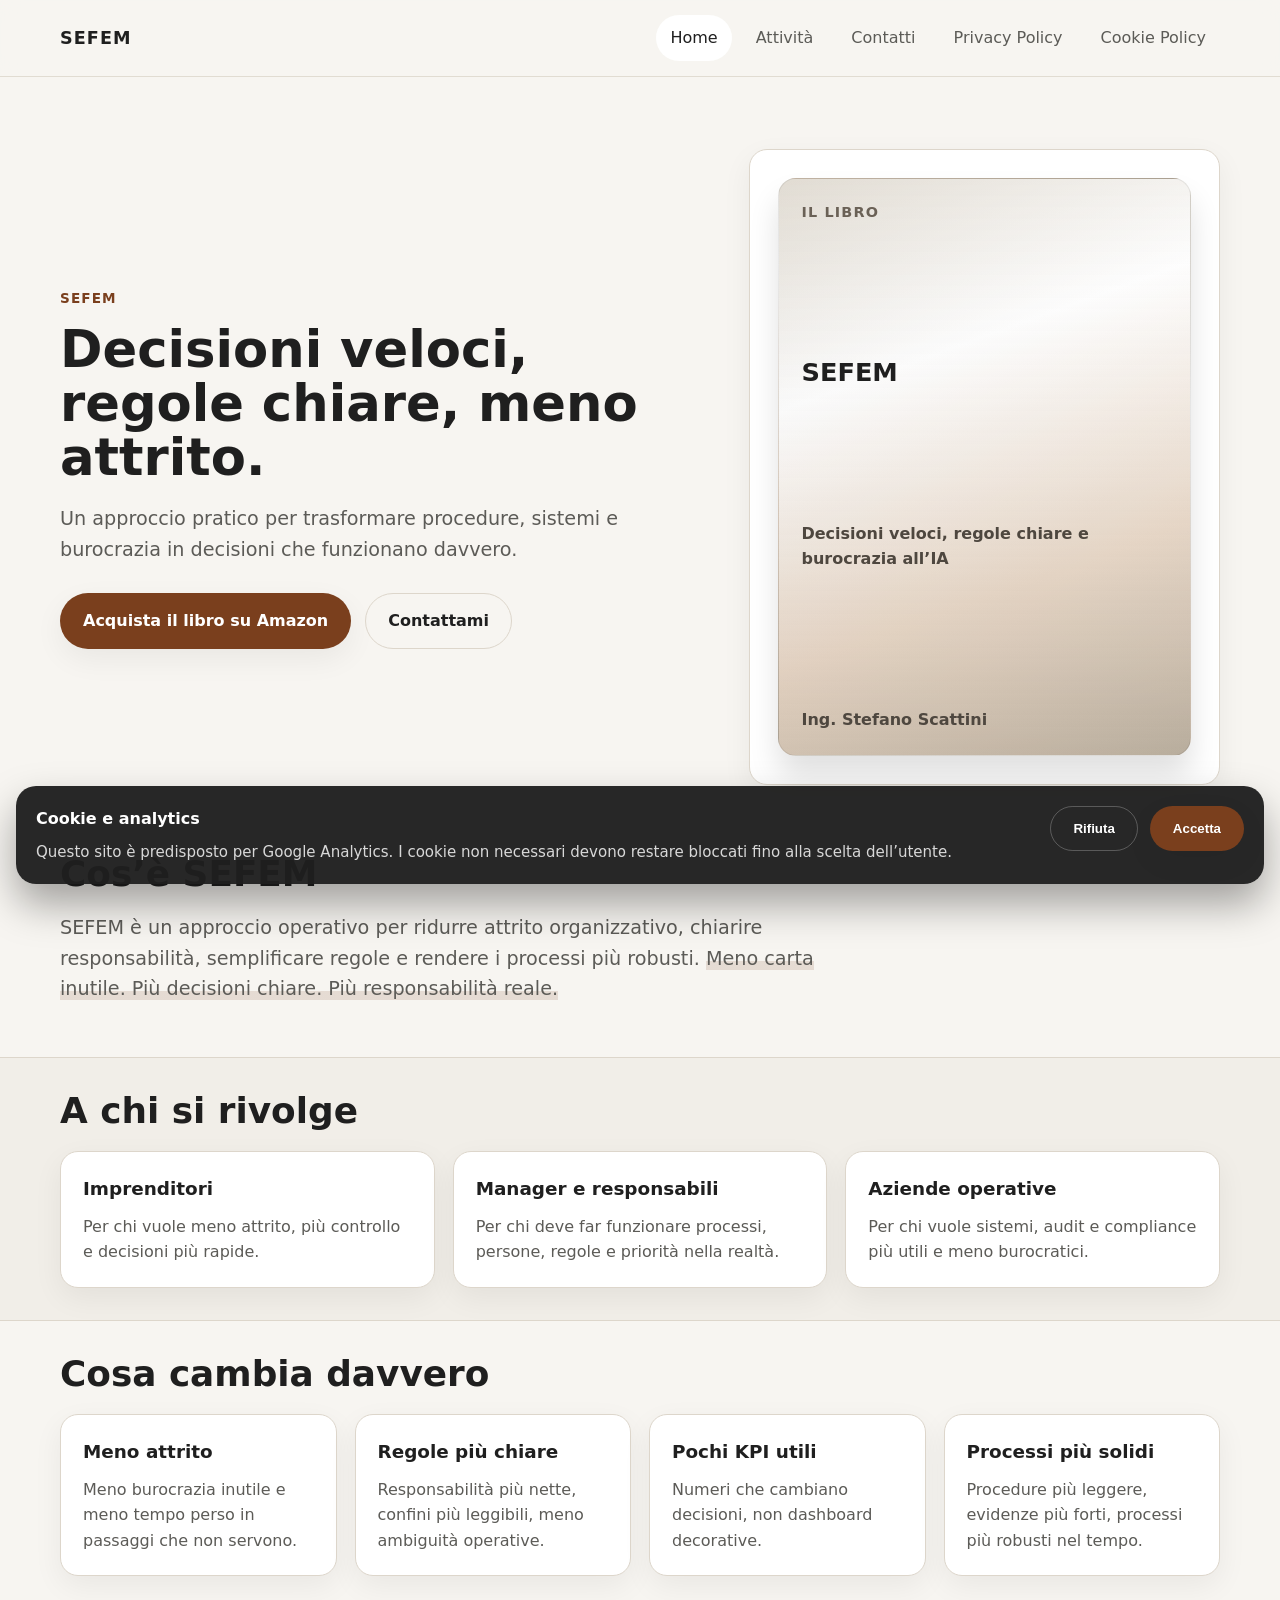
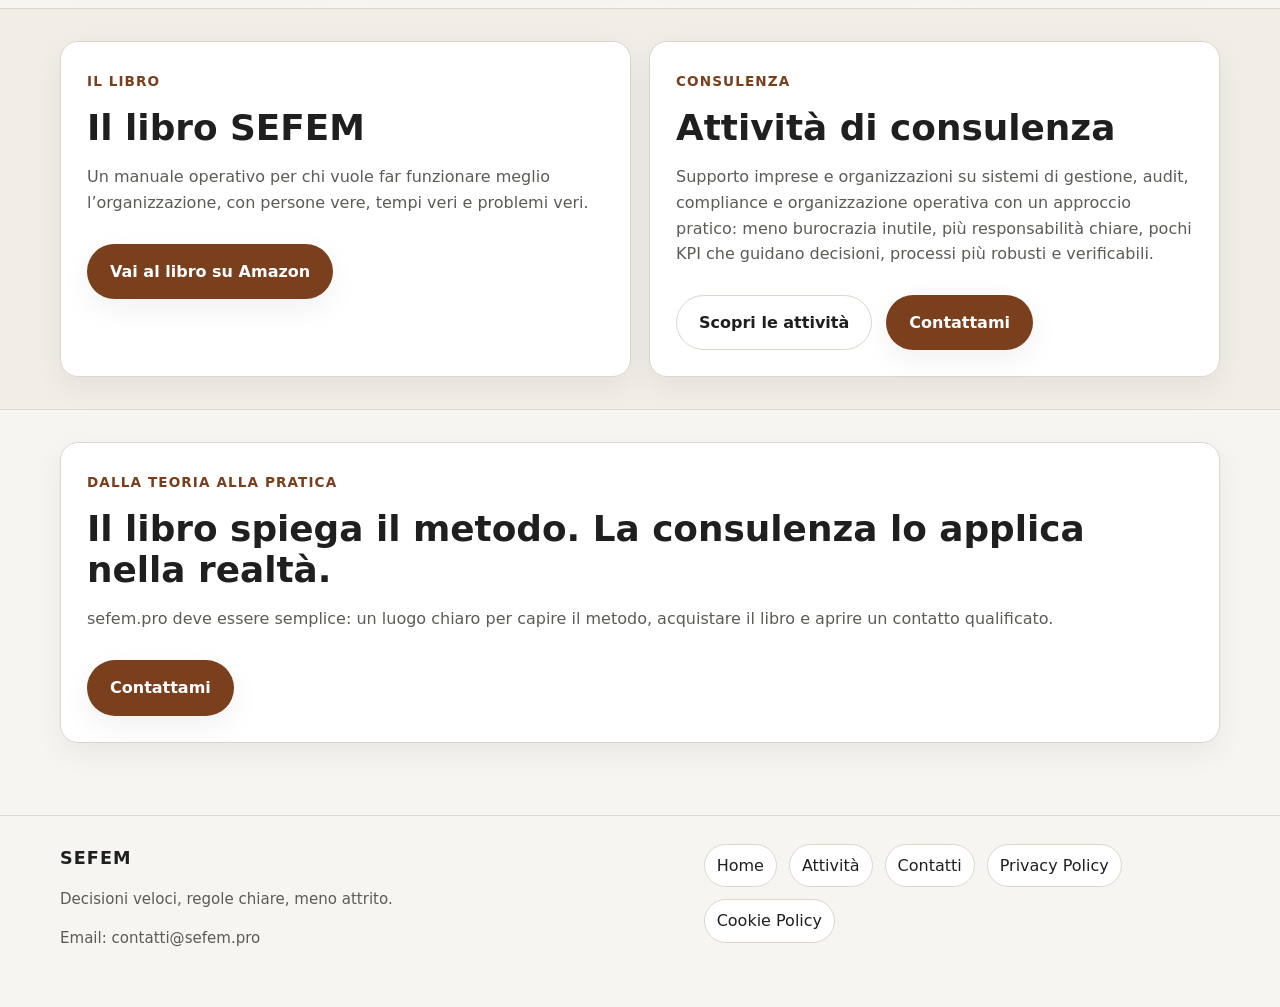
<file: index.html>
<!doctype html>
<html lang="it">
<head>
  <meta charset="utf-8">
  <meta name="viewport" content="width=device-width, initial-scale=1">
  <title>SEFEM | Decisioni veloci, regole chiare, meno attrito</title>
  <meta name="description" content="SEFEM è un approccio pratico per ridurre attrito organizzativo, chiarire responsabilità e trasformare procedure e burocrazia in decisioni che funzionano.">
  <meta property="og:title" content="SEFEM | Decisioni veloci, regole chiare, meno attrito">
  <meta property="og:description" content="SEFEM è un approccio pratico per ridurre attrito organizzativo, chiarire responsabilità e trasformare procedure e burocrazia in decisioni che funzionano.">
  <meta property="og:type" content="website">
  <meta name="theme-color" content="#f7f5f1">
  <link rel="stylesheet" href="styles.css">
</head>
<body>

<header class="site-header">
  <div class="container header-inner">
    <a class="brand" href="index.html" aria-label="SEFEM home">SEFEM</a>
    <nav class="nav" aria-label="Navigazione principale">
      <a class="active" href="index.html">Home</a>
      <a class="" href="attivita.html">Attività</a>
      <a class="" href="contatti.html">Contatti</a>
      <a class="" href="privacy.html">Privacy Policy</a>
      <a class="" href="cookie.html">Cookie Policy</a>
    </nav>
  </div>
</header>

  <main>
  <section class="hero">
    <div class="container hero-grid">
      <div>
        <span class="eyebrow">SEFEM</span>
        <h1>Decisioni veloci, regole chiare, meno attrito.</h1>
        <p class="lead">
          Un approccio pratico per trasformare procedure, sistemi e burocrazia in decisioni che funzionano davvero.
        </p>
        <div class="hero-actions">
          <a class="cta" href="https://amzn.eu/d/09S7jreb" target="_blank" rel="noopener">Acquista il libro su Amazon</a>
          <a class="cta-secondary" href="contatti.html">Contattami</a>
        </div>
      </div>
      <div class="card book-card">
        <div class="book-mock" aria-label="Mockup copertina libro SEFEM">
          <small>Il libro</small>
          <h3>SEFEM</h3>
          <p>Decisioni veloci, regole chiare e burocrazia all’IA</p>
          <p>Ing. Stefano Scattini</p>
        </div>
      </div>
    </div>
  </section>

  <section>
    <div class="container">
      <div class="section-head">
        <h2>Cos’è SEFEM</h2>
        <p class="lead">
          SEFEM è un approccio operativo per ridurre attrito organizzativo, chiarire responsabilità,
          semplificare regole e rendere i processi più robusti.
          <span class="highlight">Meno carta inutile. Più decisioni chiare. Più responsabilità reale.</span>
        </p>
      </div>
    </div>
  </section>

  <section class="band">
    <div class="container">
      <div class="section-head">
        <h2>A chi si rivolge</h2>
      </div>
      <div class="grid-3">
        <article class="card info-card">
          <h3>Imprenditori</h3>
          <p>Per chi vuole meno attrito, più controllo e decisioni più rapide.</p>
        </article>
        <article class="card info-card">
          <h3>Manager e responsabili</h3>
          <p>Per chi deve far funzionare processi, persone, regole e priorità nella realtà.</p>
        </article>
        <article class="card info-card">
          <h3>Aziende operative</h3>
          <p>Per chi vuole sistemi, audit e compliance più utili e meno burocratici.</p>
        </article>
      </div>
    </div>
  </section>

  <section>
    <div class="container">
      <div class="section-head">
        <h2>Cosa cambia davvero</h2>
      </div>
      <div class="grid-4">
        <article class="card value-card">
          <h3>Meno attrito</h3>
          <p>Meno burocrazia inutile e meno tempo perso in passaggi che non servono.</p>
        </article>
        <article class="card value-card">
          <h3>Regole più chiare</h3>
          <p>Responsabilità più nette, confini più leggibili, meno ambiguità operative.</p>
        </article>
        <article class="card value-card">
          <h3>Pochi KPI utili</h3>
          <p>Numeri che cambiano decisioni, non dashboard decorative.</p>
        </article>
        <article class="card value-card">
          <h3>Processi più solidi</h3>
          <p>Procedure più leggere, evidenze più forti, processi più robusti nel tempo.</p>
        </article>
      </div>
    </div>
  </section>

  <section class="band">
    <div class="container grid-2">
      <article class="card text-block">
        <span class="eyebrow">Il libro</span>
        <h2>Il libro SEFEM</h2>
        <p>
          Un manuale operativo per chi vuole far funzionare meglio l’organizzazione,
          con persone vere, tempi veri e problemi veri.
        </p>
        <div class="hero-actions">
          <a class="cta" href="https://amzn.eu/d/09S7jreb" target="_blank" rel="noopener">Vai al libro su Amazon</a>
        </div>
      </article>
      <article class="card text-block">
        <span class="eyebrow">Consulenza</span>
        <h2>Attività di consulenza</h2>
        <p>
          Supporto imprese e organizzazioni su sistemi di gestione, audit, compliance e organizzazione operativa
          con un approccio pratico: meno burocrazia inutile, più responsabilità chiare, pochi KPI che guidano decisioni,
          processi più robusti e verificabili.
        </p>
        <div class="hero-actions">
          <a class="cta-secondary" href="attivita.html">Scopri le attività</a>
          <a class="cta" href="contatti.html">Contattami</a>
        </div>
      </article>
    </div>
  </section>

  <section>
    <div class="container">
      <article class="card text-block">
        <span class="eyebrow">Dalla teoria alla pratica</span>
        <h2>Il libro spiega il metodo. La consulenza lo applica nella realtà.</h2>
        <p>
          sefem.pro deve essere semplice: un luogo chiaro per capire il metodo, acquistare il libro
          e aprire un contatto qualificato.
        </p>
        <div class="hero-actions">
          <a class="cta" href="contatti.html">Contattami</a>
        </div>
      </article>
    </div>
  </section>
</main>


<footer class="site-footer">
  <div class="container footer-grid">
    <div>
      <div class="brand">SEFEM</div>
      <p class="small">Decisioni veloci, regole chiare, meno attrito.</p>
      <p class="small">Email: <a href="mailto:contatti@sefem.pro">contatti@sefem.pro</a></p>
    </div>
    <div>
      <div class="footer-links">
        <a href="index.html">Home</a>
        <a href="attivita.html">Attività</a>
        <a href="contatti.html">Contatti</a>
        <a href="privacy.html">Privacy Policy</a>
        <a href="cookie.html">Cookie Policy</a>
      </div>
    </div>
  </div>
</footer>
<div class="cookie-banner" data-cookie-banner aria-live="polite" aria-label="Banner cookie">
  <div class="cookie-inner">
    <div>
      <strong>Cookie e analytics</strong>
      <p class="small" style="color:rgba(255,255,255,.82);margin:8px 0 0">
        Questo sito è predisposto per Google Analytics. I cookie non necessari devono restare bloccati fino alla scelta dell’utente.
      </p>
    </div>
    <div class="cookie-actions">
      <button class="cta-secondary" type="button" data-cookie-reject>Rifiuta</button>
      <button class="cta" type="button" data-cookie-accept>Accetta</button>
    </div>
  </div>
</div>

  <script src="script.js"></script>
</body>
</html>
</file>
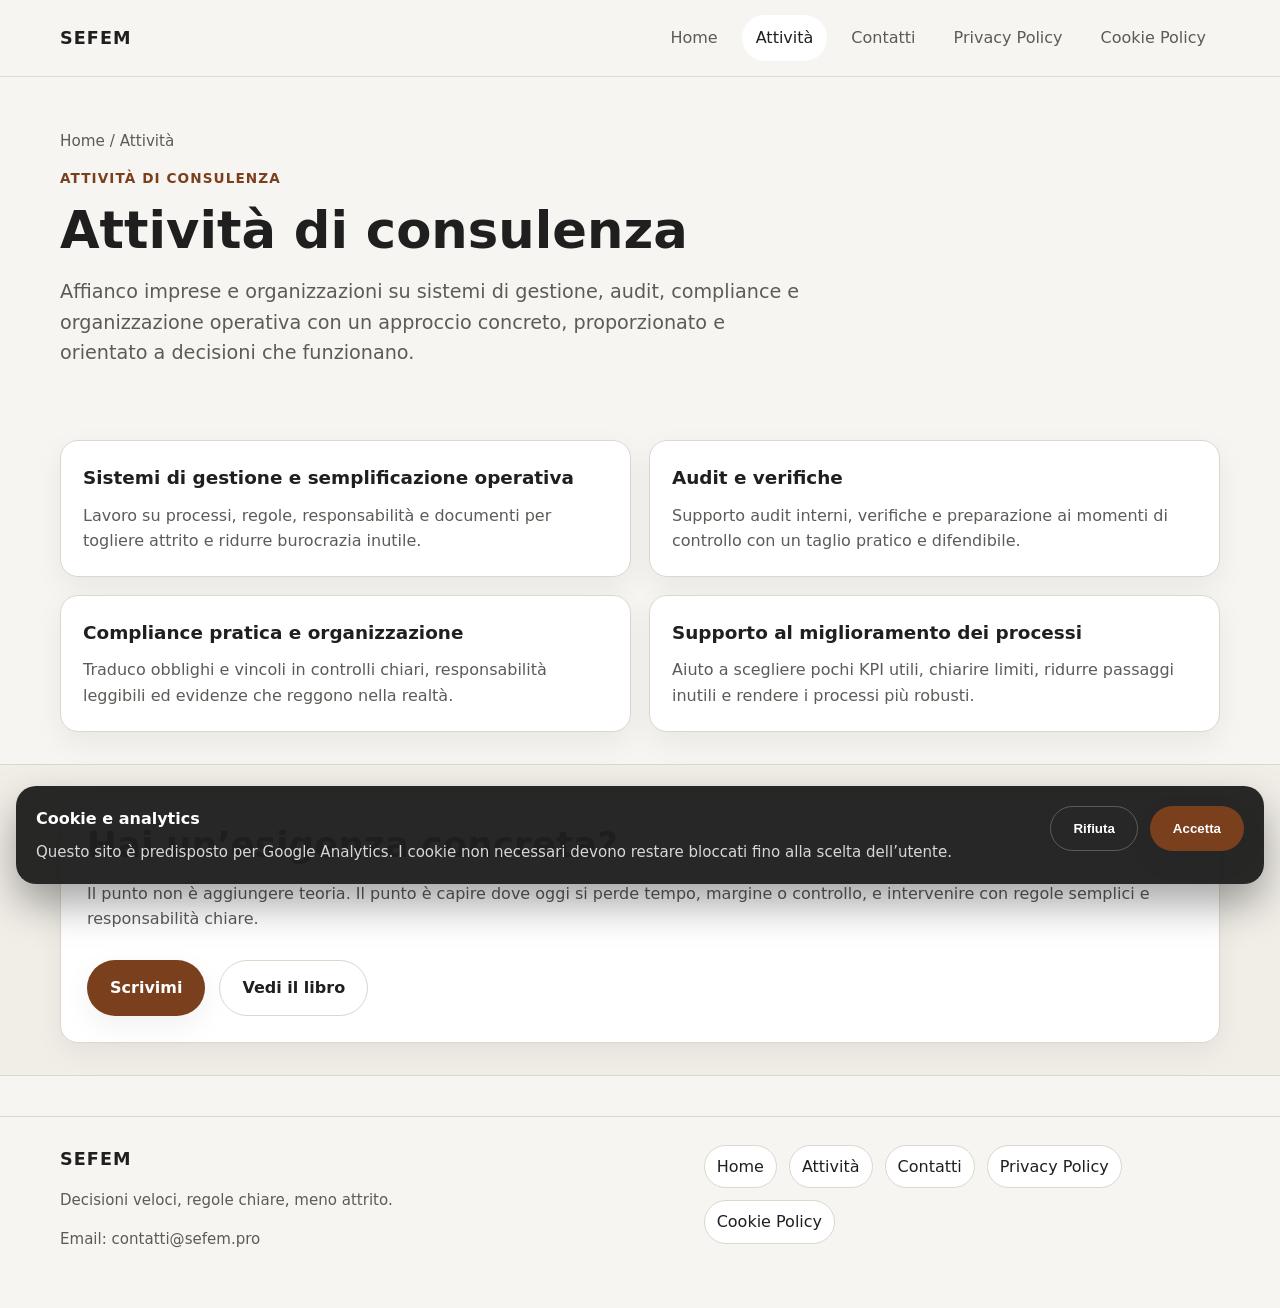
<file: attivita.html>
<!doctype html>
<html lang="it">
<head>
  <meta charset="utf-8">
  <meta name="viewport" content="width=device-width, initial-scale=1">
  <title>Attività di consulenza | SEFEM</title>
  <meta name="description" content="Supporto su sistemi di gestione, audit, compliance e organizzazione operativa con un approccio concreto e proporzionato.">
  <meta property="og:title" content="Attività di consulenza | SEFEM">
  <meta property="og:description" content="Supporto su sistemi di gestione, audit, compliance e organizzazione operativa con un approccio concreto e proporzionato.">
  <meta property="og:type" content="website">
  <meta name="theme-color" content="#f7f5f1">
  <link rel="stylesheet" href="styles.css">
</head>
<body>

<header class="site-header">
  <div class="container header-inner">
    <a class="brand" href="index.html" aria-label="SEFEM home">SEFEM</a>
    <nav class="nav" aria-label="Navigazione principale">
      <a class="" href="index.html">Home</a>
      <a class="active" href="attivita.html">Attività</a>
      <a class="" href="contatti.html">Contatti</a>
      <a class="" href="privacy.html">Privacy Policy</a>
      <a class="" href="cookie.html">Cookie Policy</a>
    </nav>
  </div>
</header>

  <main>
  <section class="page-hero">
    <div class="container">
      <div class="breadcrumbs"><a href="index.html">Home</a> / Attività</div>
      <span class="eyebrow">Attività di consulenza</span>
      <h1>Attività di consulenza</h1>
      <p class="lead">
        Affianco imprese e organizzazioni su sistemi di gestione, audit, compliance e organizzazione operativa
        con un approccio concreto, proporzionato e orientato a decisioni che funzionano.
      </p>
    </div>
  </section>

  <section>
    <div class="container grid-2">
      <article class="card service-card">
        <h3>Sistemi di gestione e semplificazione operativa</h3>
        <p>Lavoro su processi, regole, responsabilità e documenti per togliere attrito e ridurre burocrazia inutile.</p>
      </article>
      <article class="card service-card">
        <h3>Audit e verifiche</h3>
        <p>Supporto audit interni, verifiche e preparazione ai momenti di controllo con un taglio pratico e difendibile.</p>
      </article>
      <article class="card service-card">
        <h3>Compliance pratica e organizzazione</h3>
        <p>Traduco obblighi e vincoli in controlli chiari, responsabilità leggibili ed evidenze che reggono nella realtà.</p>
      </article>
      <article class="card service-card">
        <h3>Supporto al miglioramento dei processi</h3>
        <p>Aiuto a scegliere pochi KPI utili, chiarire limiti, ridurre passaggi inutili e rendere i processi più robusti.</p>
      </article>
    </div>
  </section>

  <section class="band">
    <div class="container">
      <article class="card text-block">
        <h2>Hai un’esigenza concreta?</h2>
        <p>
          Il punto non è aggiungere teoria. Il punto è capire dove oggi si perde tempo, margine o controllo,
          e intervenire con regole semplici e responsabilità chiare.
        </p>
        <div class="hero-actions">
          <a class="cta" href="contatti.html">Scrivimi</a>
          <a class="cta-secondary" href="https://amzn.eu/d/09S7jreb" target="_blank" rel="noopener">Vedi il libro</a>
        </div>
      </article>
    </div>
  </section>
</main>


<footer class="site-footer">
  <div class="container footer-grid">
    <div>
      <div class="brand">SEFEM</div>
      <p class="small">Decisioni veloci, regole chiare, meno attrito.</p>
      <p class="small">Email: <a href="mailto:contatti@sefem.pro">contatti@sefem.pro</a></p>
    </div>
    <div>
      <div class="footer-links">
        <a href="index.html">Home</a>
        <a href="attivita.html">Attività</a>
        <a href="contatti.html">Contatti</a>
        <a href="privacy.html">Privacy Policy</a>
        <a href="cookie.html">Cookie Policy</a>
      </div>
    </div>
  </div>
</footer>
<div class="cookie-banner" data-cookie-banner aria-live="polite" aria-label="Banner cookie">
  <div class="cookie-inner">
    <div>
      <strong>Cookie e analytics</strong>
      <p class="small" style="color:rgba(255,255,255,.82);margin:8px 0 0">
        Questo sito è predisposto per Google Analytics. I cookie non necessari devono restare bloccati fino alla scelta dell’utente.
      </p>
    </div>
    <div class="cookie-actions">
      <button class="cta-secondary" type="button" data-cookie-reject>Rifiuta</button>
      <button class="cta" type="button" data-cookie-accept>Accetta</button>
    </div>
  </div>
</div>

  <script src="script.js"></script>
</body>
</html>
</file>
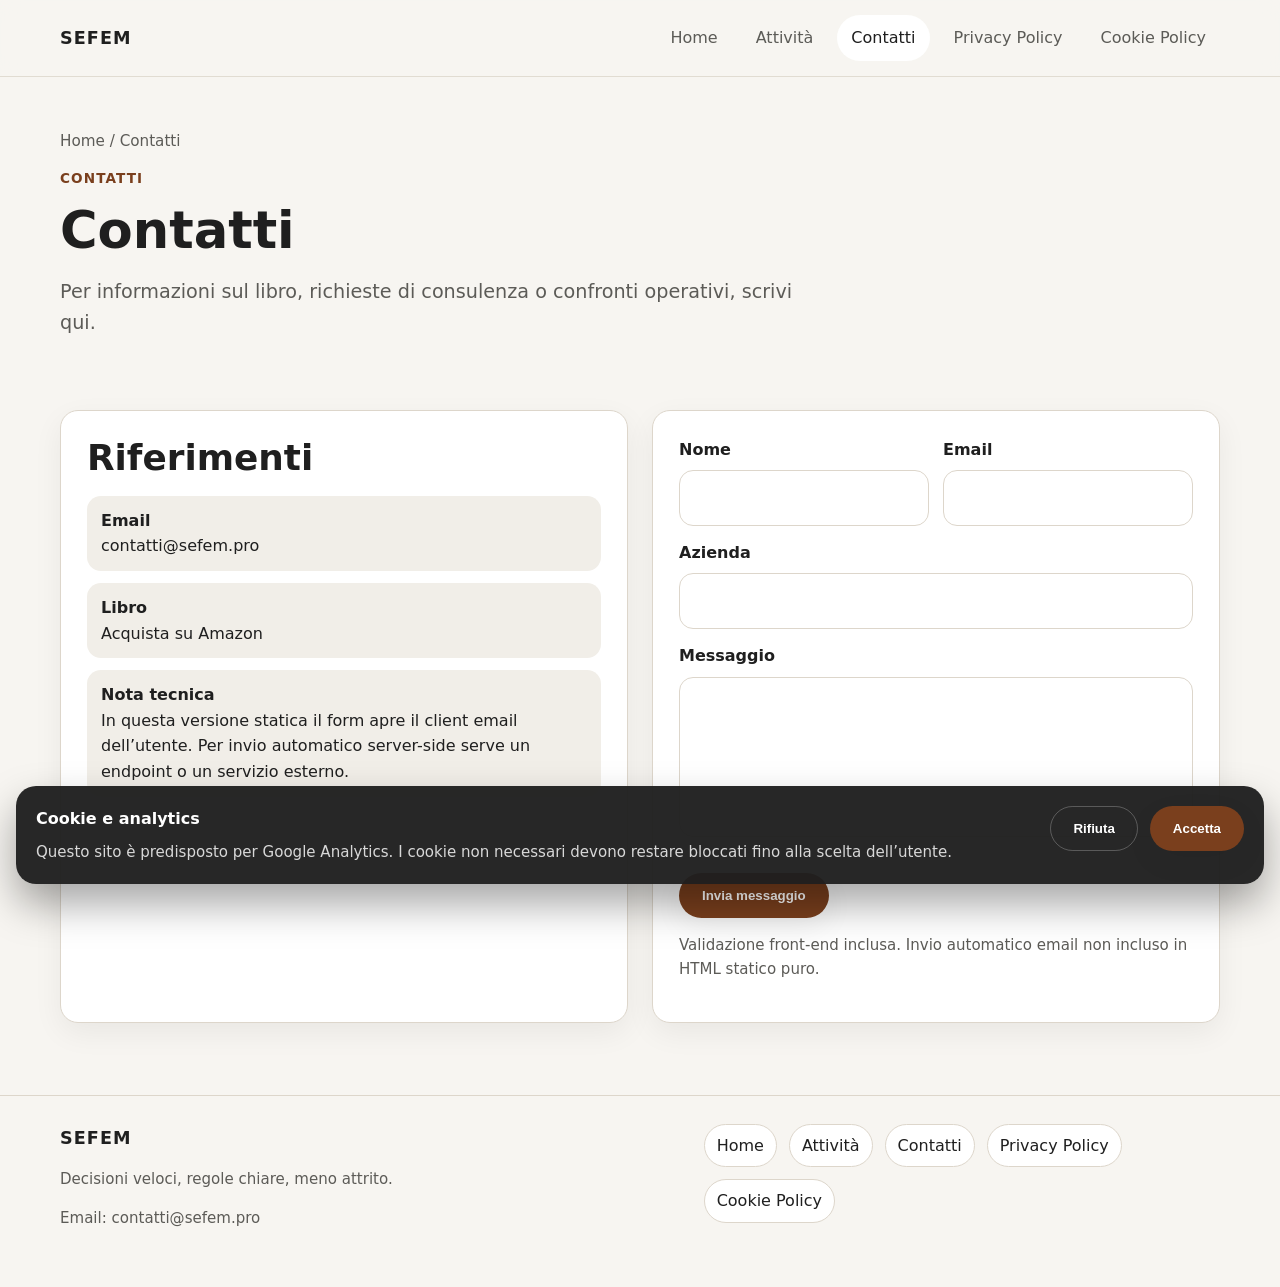
<file: contatti.html>
<!doctype html>
<html lang="it">
<head>
  <meta charset="utf-8">
  <meta name="viewport" content="width=device-width, initial-scale=1">
  <title>Contatti | SEFEM</title>
  <meta name="description" content="Contatti per informazioni sul libro, richieste di consulenza e confronti operativi.">
  <meta property="og:title" content="Contatti | SEFEM">
  <meta property="og:description" content="Contatti per informazioni sul libro, richieste di consulenza e confronti operativi.">
  <meta property="og:type" content="website">
  <meta name="theme-color" content="#f7f5f1">
  <link rel="stylesheet" href="styles.css">
</head>
<body>

<header class="site-header">
  <div class="container header-inner">
    <a class="brand" href="index.html" aria-label="SEFEM home">SEFEM</a>
    <nav class="nav" aria-label="Navigazione principale">
      <a class="" href="index.html">Home</a>
      <a class="" href="attivita.html">Attività</a>
      <a class="active" href="contatti.html">Contatti</a>
      <a class="" href="privacy.html">Privacy Policy</a>
      <a class="" href="cookie.html">Cookie Policy</a>
    </nav>
  </div>
</header>

  <main>
  <section class="page-hero">
    <div class="container">
      <div class="breadcrumbs"><a href="index.html">Home</a> / Contatti</div>
      <span class="eyebrow">Contatti</span>
      <h1>Contatti</h1>
      <p class="lead">
        Per informazioni sul libro, richieste di consulenza o confronti operativi, scrivi qui.
      </p>
    </div>
  </section>

  <section>
    <div class="container contact-wrap">
      <aside class="card contact-list">
        <h2>Riferimenti</h2>
        <ul>
          <li><strong>Email</strong><br><a href="mailto:contatti@sefem.pro">contatti@sefem.pro</a></li>
          <li><strong>Libro</strong><br><a href="https://amzn.eu/d/09S7jreb" target="_blank" rel="noopener">Acquista su Amazon</a></li>
          <li><strong>Nota tecnica</strong><br>In questa versione statica il form apre il client email dell’utente. Per invio automatico server-side serve un endpoint o un servizio esterno.</li>
        </ul>
      </aside>

      <div class="card form-card">
        <form data-contact-form novalidate>
          <div class="form-grid">
            <div class="field">
              <label for="name">Nome</label>
              <input id="name" name="name" type="text" required>
            </div>
            <div class="field">
              <label for="email">Email</label>
              <input id="email" name="email" type="email" required>
            </div>
            <div class="field full">
              <label for="company">Azienda</label>
              <input id="company" name="company" type="text">
            </div>
            <div class="field full">
              <label for="message">Messaggio</label>
              <textarea id="message" name="message" required></textarea>
            </div>
          </div>
          <div class="hero-actions spacer-top">
            <button class="cta" type="submit">Invia messaggio</button>
          </div>
          <p class="form-note">
            Validazione front-end inclusa. Invio automatico email non incluso in HTML statico puro.
          </p>
          <div class="form-message" data-form-message></div>
        </form>
      </div>
    </div>
  </section>
</main>


<footer class="site-footer">
  <div class="container footer-grid">
    <div>
      <div class="brand">SEFEM</div>
      <p class="small">Decisioni veloci, regole chiare, meno attrito.</p>
      <p class="small">Email: <a href="mailto:contatti@sefem.pro">contatti@sefem.pro</a></p>
    </div>
    <div>
      <div class="footer-links">
        <a href="index.html">Home</a>
        <a href="attivita.html">Attività</a>
        <a href="contatti.html">Contatti</a>
        <a href="privacy.html">Privacy Policy</a>
        <a href="cookie.html">Cookie Policy</a>
      </div>
    </div>
  </div>
</footer>
<div class="cookie-banner" data-cookie-banner aria-live="polite" aria-label="Banner cookie">
  <div class="cookie-inner">
    <div>
      <strong>Cookie e analytics</strong>
      <p class="small" style="color:rgba(255,255,255,.82);margin:8px 0 0">
        Questo sito è predisposto per Google Analytics. I cookie non necessari devono restare bloccati fino alla scelta dell’utente.
      </p>
    </div>
    <div class="cookie-actions">
      <button class="cta-secondary" type="button" data-cookie-reject>Rifiuta</button>
      <button class="cta" type="button" data-cookie-accept>Accetta</button>
    </div>
  </div>
</div>

  <script src="script.js"></script>
</body>
</html>
</file>
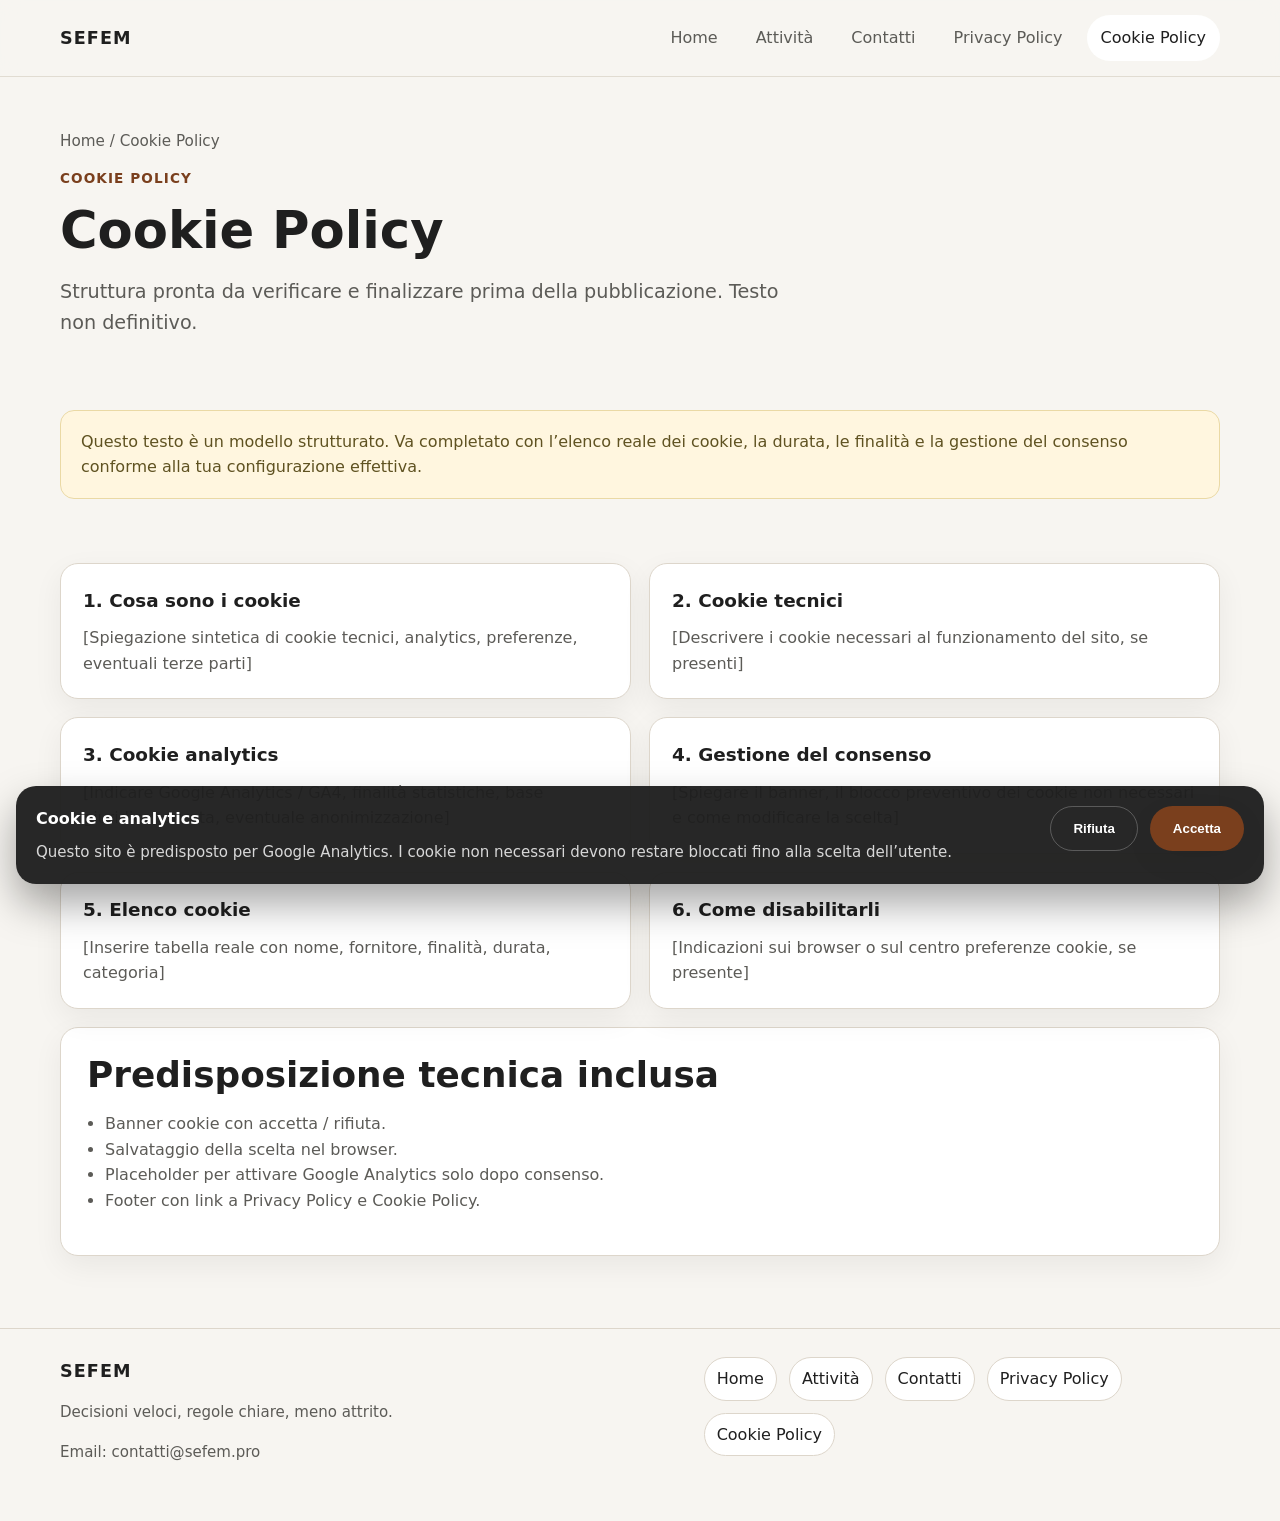
<file: cookie.html>
<!doctype html>
<html lang="it">
<head>
  <meta charset="utf-8">
  <meta name="viewport" content="width=device-width, initial-scale=1">
  <title>Cookie Policy | SEFEM</title>
  <meta name="description" content="Struttura cookie policy predisposta per sefem.pro. Da verificare e completare prima della pubblicazione.">
  <meta property="og:title" content="Cookie Policy | SEFEM">
  <meta property="og:description" content="Struttura cookie policy predisposta per sefem.pro. Da verificare e completare prima della pubblicazione.">
  <meta property="og:type" content="website">
  <meta name="theme-color" content="#f7f5f1">
  <link rel="stylesheet" href="styles.css">
</head>
<body>

<header class="site-header">
  <div class="container header-inner">
    <a class="brand" href="index.html" aria-label="SEFEM home">SEFEM</a>
    <nav class="nav" aria-label="Navigazione principale">
      <a class="" href="index.html">Home</a>
      <a class="" href="attivita.html">Attività</a>
      <a class="" href="contatti.html">Contatti</a>
      <a class="" href="privacy.html">Privacy Policy</a>
      <a class="active" href="cookie.html">Cookie Policy</a>
    </nav>
  </div>
</header>

  <main>
  <section class="page-hero">
    <div class="container">
      <div class="breadcrumbs"><a href="index.html">Home</a> / Cookie Policy</div>
      <span class="eyebrow">Cookie Policy</span>
      <h1>Cookie Policy</h1>
      <p class="lead">
        Struttura pronta da verificare e finalizzare prima della pubblicazione. Testo non definitivo.
      </p>
    </div>
  </section>

  <section>
    <div class="container">
      <div class="notice">
        Questo testo è un modello strutturato. Va completato con l’elenco reale dei cookie, la durata, le finalità e la gestione del consenso conforme alla tua configurazione effettiva.
      </div>
    </div>
  </section>

  <section>
    <div class="container grid-2">
      <article class="card policy-card">
        <h3>1. Cosa sono i cookie</h3>
        <p>[Spiegazione sintetica di cookie tecnici, analytics, preferenze, eventuali terze parti]</p>
      </article>
      <article class="card policy-card">
        <h3>2. Cookie tecnici</h3>
        <p>[Descrivere i cookie necessari al funzionamento del sito, se presenti]</p>
      </article>
      <article class="card policy-card">
        <h3>3. Cookie analytics</h3>
        <p>[Indicare Google Analytics / GA4, finalità statistiche, base giuridica, durata, eventuale anonimizzazione]</p>
      </article>
      <article class="card policy-card">
        <h3>4. Gestione del consenso</h3>
        <p>[Spiegare il banner, il blocco preventivo dei cookie non necessari e come modificare la scelta]</p>
      </article>
      <article class="card policy-card">
        <h3>5. Elenco cookie</h3>
        <p>[Inserire tabella reale con nome, fornitore, finalità, durata, categoria]</p>
      </article>
      <article class="card policy-card">
        <h3>6. Come disabilitarli</h3>
        <p>[Indicazioni sui browser o sul centro preferenze cookie, se presente]</p>
      </article>
    </div>

    <div class="container" style="margin-top:18px">
      <article class="card text-block">
        <h2>Predisposizione tecnica inclusa</h2>
        <ul class="policy-list">
          <li>Banner cookie con accetta / rifiuta.</li>
          <li>Salvataggio della scelta nel browser.</li>
          <li>Placeholder per attivare Google Analytics solo dopo consenso.</li>
          <li>Footer con link a Privacy Policy e Cookie Policy.</li>
        </ul>
      </article>
    </div>
  </section>
</main>


<footer class="site-footer">
  <div class="container footer-grid">
    <div>
      <div class="brand">SEFEM</div>
      <p class="small">Decisioni veloci, regole chiare, meno attrito.</p>
      <p class="small">Email: <a href="mailto:contatti@sefem.pro">contatti@sefem.pro</a></p>
    </div>
    <div>
      <div class="footer-links">
        <a href="index.html">Home</a>
        <a href="attivita.html">Attività</a>
        <a href="contatti.html">Contatti</a>
        <a href="privacy.html">Privacy Policy</a>
        <a href="cookie.html">Cookie Policy</a>
      </div>
    </div>
  </div>
</footer>
<div class="cookie-banner" data-cookie-banner aria-live="polite" aria-label="Banner cookie">
  <div class="cookie-inner">
    <div>
      <strong>Cookie e analytics</strong>
      <p class="small" style="color:rgba(255,255,255,.82);margin:8px 0 0">
        Questo sito è predisposto per Google Analytics. I cookie non necessari devono restare bloccati fino alla scelta dell’utente.
      </p>
    </div>
    <div class="cookie-actions">
      <button class="cta-secondary" type="button" data-cookie-reject>Rifiuta</button>
      <button class="cta" type="button" data-cookie-accept>Accetta</button>
    </div>
  </div>
</div>

  <script src="script.js"></script>
</body>
</html>
</file>
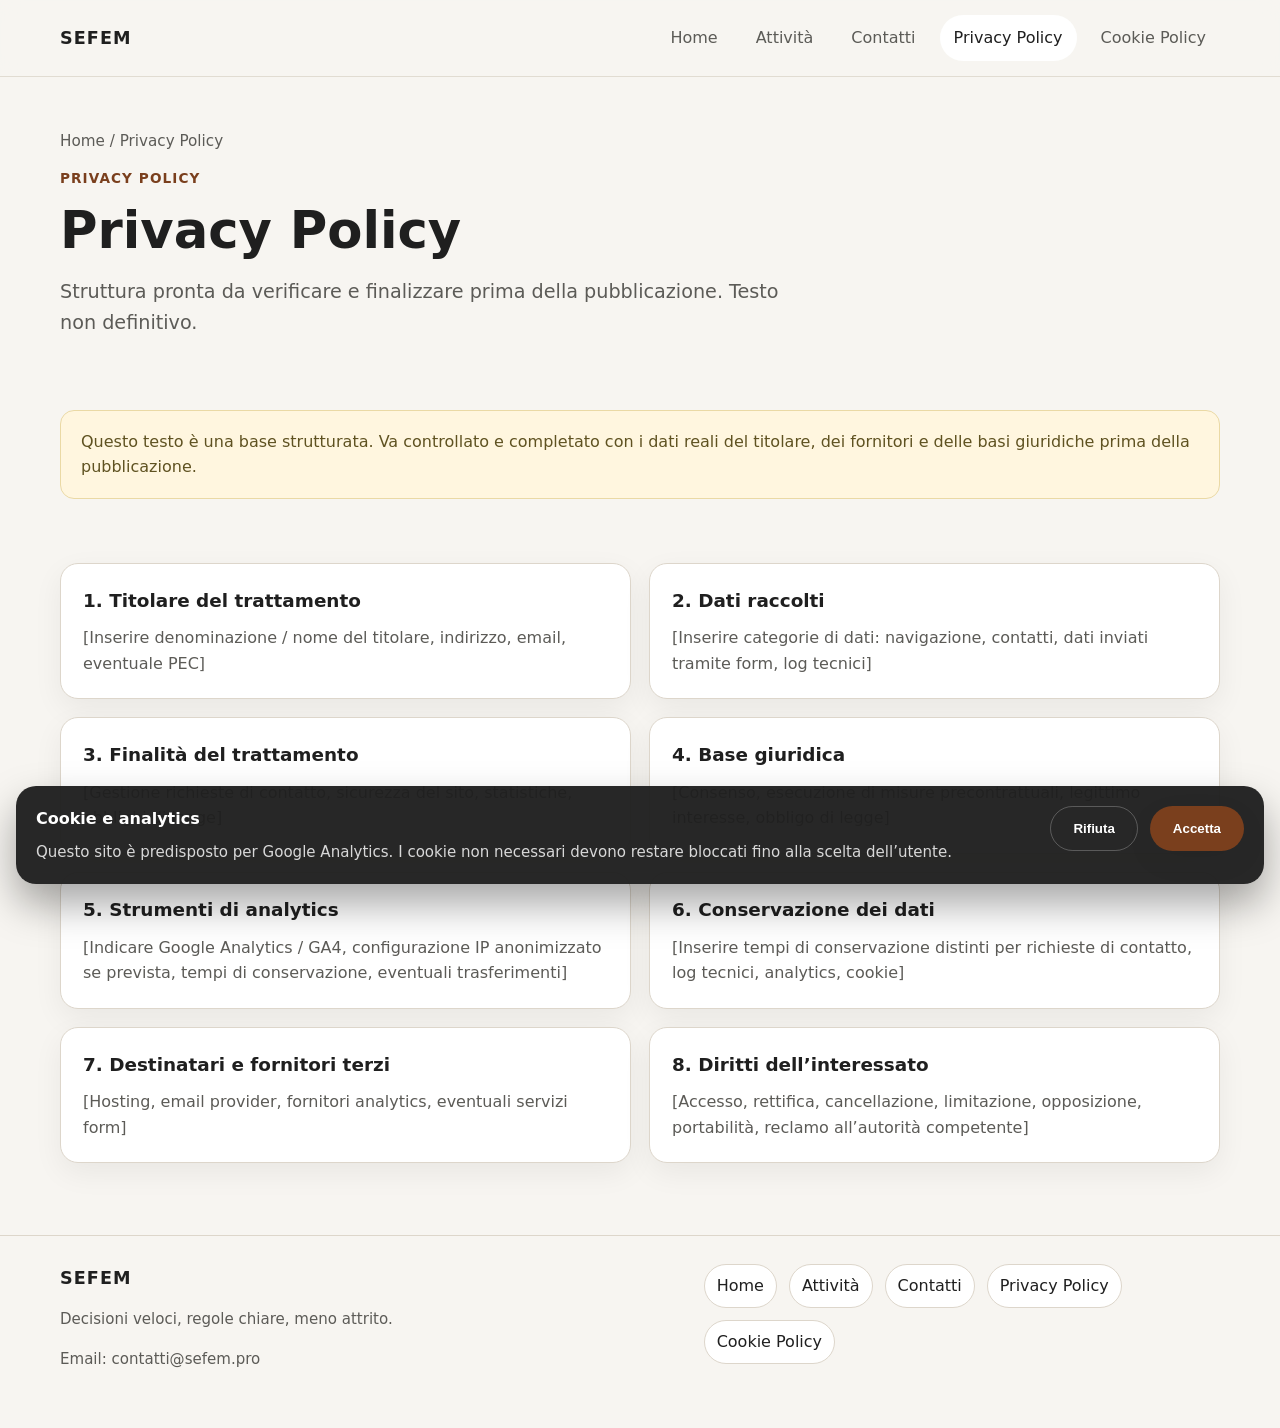
<file: privacy.html>
<!doctype html>
<html lang="it">
<head>
  <meta charset="utf-8">
  <meta name="viewport" content="width=device-width, initial-scale=1">
  <title>Privacy Policy | SEFEM</title>
  <meta name="description" content="Struttura privacy predisposta per sefem.pro. Da verificare e completare prima della pubblicazione.">
  <meta property="og:title" content="Privacy Policy | SEFEM">
  <meta property="og:description" content="Struttura privacy predisposta per sefem.pro. Da verificare e completare prima della pubblicazione.">
  <meta property="og:type" content="website">
  <meta name="theme-color" content="#f7f5f1">
  <link rel="stylesheet" href="styles.css">
</head>
<body>

<header class="site-header">
  <div class="container header-inner">
    <a class="brand" href="index.html" aria-label="SEFEM home">SEFEM</a>
    <nav class="nav" aria-label="Navigazione principale">
      <a class="" href="index.html">Home</a>
      <a class="" href="attivita.html">Attività</a>
      <a class="" href="contatti.html">Contatti</a>
      <a class="active" href="privacy.html">Privacy Policy</a>
      <a class="" href="cookie.html">Cookie Policy</a>
    </nav>
  </div>
</header>

  <main>
  <section class="page-hero">
    <div class="container">
      <div class="breadcrumbs"><a href="index.html">Home</a> / Privacy Policy</div>
      <span class="eyebrow">Privacy Policy</span>
      <h1>Privacy Policy</h1>
      <p class="lead">
        Struttura pronta da verificare e finalizzare prima della pubblicazione. Testo non definitivo.
      </p>
    </div>
  </section>

  <section>
    <div class="container">
      <div class="notice">
        Questo testo è una base strutturata. Va controllato e completato con i dati reali del titolare, dei fornitori e delle basi giuridiche prima della pubblicazione.
      </div>
    </div>
  </section>

  <section>
    <div class="container grid-2">
      <article class="card policy-card">
        <h3>1. Titolare del trattamento</h3>
        <p>[Inserire denominazione / nome del titolare, indirizzo, email, eventuale PEC]</p>
      </article>
      <article class="card policy-card">
        <h3>2. Dati raccolti</h3>
        <p>[Inserire categorie di dati: navigazione, contatti, dati inviati tramite form, log tecnici]</p>
      </article>
      <article class="card policy-card">
        <h3>3. Finalità del trattamento</h3>
        <p>[Gestione richieste di contatto, sicurezza del sito, statistiche, obblighi di legge]</p>
      </article>
      <article class="card policy-card">
        <h3>4. Base giuridica</h3>
        <p>[Consenso, esecuzione di misure precontrattuali, legittimo interesse, obbligo di legge]</p>
      </article>
      <article class="card policy-card">
        <h3>5. Strumenti di analytics</h3>
        <p>[Indicare Google Analytics / GA4, configurazione IP anonimizzato se prevista, tempi di conservazione, eventuali trasferimenti]</p>
      </article>
      <article class="card policy-card">
        <h3>6. Conservazione dei dati</h3>
        <p>[Inserire tempi di conservazione distinti per richieste di contatto, log tecnici, analytics, cookie]</p>
      </article>
      <article class="card policy-card">
        <h3>7. Destinatari e fornitori terzi</h3>
        <p>[Hosting, email provider, fornitori analytics, eventuali servizi form]</p>
      </article>
      <article class="card policy-card">
        <h3>8. Diritti dell’interessato</h3>
        <p>[Accesso, rettifica, cancellazione, limitazione, opposizione, portabilità, reclamo all’autorità competente]</p>
      </article>
    </div>
  </section>
</main>


<footer class="site-footer">
  <div class="container footer-grid">
    <div>
      <div class="brand">SEFEM</div>
      <p class="small">Decisioni veloci, regole chiare, meno attrito.</p>
      <p class="small">Email: <a href="mailto:contatti@sefem.pro">contatti@sefem.pro</a></p>
    </div>
    <div>
      <div class="footer-links">
        <a href="index.html">Home</a>
        <a href="attivita.html">Attività</a>
        <a href="contatti.html">Contatti</a>
        <a href="privacy.html">Privacy Policy</a>
        <a href="cookie.html">Cookie Policy</a>
      </div>
    </div>
  </div>
</footer>
<div class="cookie-banner" data-cookie-banner aria-live="polite" aria-label="Banner cookie">
  <div class="cookie-inner">
    <div>
      <strong>Cookie e analytics</strong>
      <p class="small" style="color:rgba(255,255,255,.82);margin:8px 0 0">
        Questo sito è predisposto per Google Analytics. I cookie non necessari devono restare bloccati fino alla scelta dell’utente.
      </p>
    </div>
    <div class="cookie-actions">
      <button class="cta-secondary" type="button" data-cookie-reject>Rifiuta</button>
      <button class="cta" type="button" data-cookie-accept>Accetta</button>
    </div>
  </div>
</div>

  <script src="script.js"></script>
</body>
</html>
</file>
<file: styles.css>
:root{
  --bg:#f7f5f1;
  --surface:#ffffff;
  --surface-alt:#f1eee8;
  --text:#1f1f1f;
  --muted:#5c5b57;
  --line:#ddd6cb;
  --accent:#7a3f1d;
  --accent-dark:#5e2f14;
  --success:#1f6b3a;
  --shadow:0 10px 30px rgba(0,0,0,.06);
  --radius:18px;
  --max:1160px;
}
*{box-sizing:border-box}
html{scroll-behavior:smooth}
body{
  margin:0;
  font-family:Inter,system-ui,-apple-system,BlinkMacSystemFont,"Segoe UI",Roboto,Arial,sans-serif;
  background:var(--bg);
  color:var(--text);
  line-height:1.6;
}
a{color:inherit;text-decoration:none}
img{max-width:100%;display:block}
.container{width:min(var(--max), calc(100% - 32px)); margin:0 auto}
.site-header{
  position:sticky; top:0; z-index:100;
  backdrop-filter: blur(10px);
  background:rgba(247,245,241,.9);
  border-bottom:1px solid rgba(221,214,203,.8);
}
.header-inner{
  display:flex; align-items:center; justify-content:space-between;
  min-height:76px; gap:20px;
}
.brand{
  font-weight:800; letter-spacing:.06em; font-size:1.1rem;
}
.nav{
  display:flex; align-items:center; gap:10px; flex-wrap:wrap;
}
.nav a{
  padding:10px 14px; border-radius:999px; color:var(--muted);
}
.nav a:hover, .nav a.active{background:var(--surface); color:var(--text)}
.cta, .cta-secondary, button, .button{
  display:inline-flex; align-items:center; justify-content:center;
  gap:10px; border-radius:999px; padding:14px 22px; font-weight:700;
  transition:.2s ease; border:1px solid transparent; cursor:pointer;
}
.cta{
  background:var(--accent); color:#fff;
  box-shadow:var(--shadow);
}
.cta:hover{background:var(--accent-dark); transform:translateY(-1px)}
.cta-secondary{
  background:transparent; border-color:var(--line); color:var(--text);
}
.cta-secondary:hover{background:var(--surface)}
.hero{
  padding:72px 0 36px;
}
.hero-grid{
  display:grid; grid-template-columns:1.25fr .9fr; gap:36px; align-items:center;
}
.eyebrow{
  display:inline-block; font-size:.85rem; letter-spacing:.08em; text-transform:uppercase;
  color:var(--accent); font-weight:800; margin-bottom:14px;
}
h1{font-size:clamp(2.2rem, 4vw, 4.4rem); line-height:1.05; margin:0 0 18px}
h2{font-size:clamp(1.6rem, 2.8vw, 2.5rem); line-height:1.15; margin:0 0 16px}
h3{font-size:1.15rem; margin:0 0 10px}
.lead{
  font-size:clamp(1.04rem, 1.5vw, 1.25rem);
  color:var(--muted); max-width:62ch;
}
.hero-actions{display:flex; gap:14px; flex-wrap:wrap; margin-top:28px}
.card{
  background:var(--surface); border:1px solid var(--line); border-radius:var(--radius);
  box-shadow:var(--shadow);
}
.book-card{padding:28px}
.book-mock{
  aspect-ratio: 3 / 4.2;
  border-radius:18px;
  background:
    linear-gradient(180deg, rgba(255,255,255,.25), rgba(0,0,0,.05)),
    linear-gradient(160deg, #d7d0c4, #fff 32%, #ead8c6 68%, #c2b6a5);
  border:1px solid rgba(0,0,0,.08);
  display:flex; flex-direction:column; justify-content:space-between;
  padding:22px;
  box-shadow: 0 20px 30px rgba(0,0,0,.12);
}
.book-mock small{
  font-size:.9rem; text-transform:uppercase; letter-spacing:.08em; color:#6a6156; font-weight:800;
}
.book-mock h3{
  font-size:clamp(1.6rem,2vw,2.4rem);
  line-height:1.05;
  margin:0;
}
.book-mock p{margin:0; color:#4e473f; font-weight:600}
section{padding:32px 0}
.section-head{max-width:780px; margin-bottom:20px}
.grid-3, .grid-4, .grid-2{
  display:grid; gap:18px;
}
.grid-3{grid-template-columns:repeat(3,1fr)}
.grid-4{grid-template-columns:repeat(4,1fr)}
.grid-2{grid-template-columns:repeat(2,1fr)}
.info-card, .value-card, .service-card, .policy-card{padding:22px}
.info-card p, .value-card p, .service-card p, .policy-card p, .text-block p{margin:0; color:var(--muted)}
.text-block{padding:26px}
.band{
  background:var(--surface-alt);
  border-top:1px solid var(--line);
  border-bottom:1px solid var(--line);
}
.contact-wrap{
  display:grid; grid-template-columns:1fr 1fr; gap:24px;
}
.contact-list{padding:26px}
.contact-list ul{
  list-style:none; padding:0; margin:18px 0 0;
  display:grid; gap:12px;
}
.contact-list li{
  padding:12px 14px; background:var(--surface-alt); border-radius:14px;
}
.form-card{padding:26px}
.form-grid{
  display:grid; grid-template-columns:1fr 1fr; gap:14px;
}
.field{display:grid; gap:8px}
.field.full{grid-column:1/-1}
label{font-weight:700}
input, textarea{
  width:100%; border:1px solid var(--line); border-radius:14px;
  padding:14px 16px; font:inherit; background:#fff;
}
input:focus, textarea:focus{
  outline:2px solid rgba(122,63,29,.15);
  border-color:var(--accent);
}
textarea{min-height:160px; resize:vertical}
.form-note, .small{
  color:var(--muted); font-size:.94rem;
}
.form-message{
  margin-top:14px; padding:12px 14px; border-radius:14px; display:none;
}
.form-message.success{display:block; background:#eef8f1; color:var(--success); border:1px solid #cce8d4}
.form-message.error{display:block; background:#fff4f4; color:#8b2323; border:1px solid #f2c8c8}
.site-footer{
  border-top:1px solid var(--line);
  padding:28px 0 42px;
  margin-top:40px;
}
.footer-grid{display:grid; grid-template-columns:1.2fr 1fr; gap:24px}
.footer-links{display:flex; flex-wrap:wrap; gap:12px}
.footer-links a{
  padding:8px 12px; border-radius:999px; background:var(--surface); border:1px solid var(--line);
}
.notice{
  padding:18px 20px; background:#fff6df; border:1px solid #ead9a5; border-radius:14px; color:#5f5221;
}
.cookie-banner{
  position:fixed; left:16px; right:16px; bottom:16px; z-index:999;
  background:rgba(31,31,31,.96); color:#fff; border-radius:20px;
  box-shadow:0 20px 40px rgba(0,0,0,.35); display:none;
}
.cookie-banner.visible{display:block}
.cookie-inner{
  padding:20px; display:flex; gap:16px; align-items:flex-start; justify-content:space-between;
}
.cookie-actions{display:flex; gap:12px; flex-wrap:wrap}
.cookie-actions .cta-secondary{
  color:#fff; border-color:rgba(255,255,255,.24);
}
.cookie-actions .cta-secondary:hover{background:rgba(255,255,255,.08)}
.policy-list{padding-left:18px; color:var(--muted)}
.page-hero{padding:52px 0 20px}
.breadcrumbs{color:var(--muted); font-size:.95rem; margin-bottom:12px}
.spacer-top{padding-top:8px}
.highlight{
  background:linear-gradient(transparent 60%, rgba(122,63,29,.14) 60%);
}
@media (max-width: 980px){
  .hero-grid, .grid-4, .grid-3, .grid-2, .contact-wrap, .footer-grid{grid-template-columns:1fr}
}
@media (max-width: 700px){
  .header-inner{align-items:flex-start; padding:10px 0}
  .nav{gap:6px}
  .hero{padding-top:44px}
  .form-grid{grid-template-columns:1fr}
  .cookie-inner{flex-direction:column}
}
</file>
